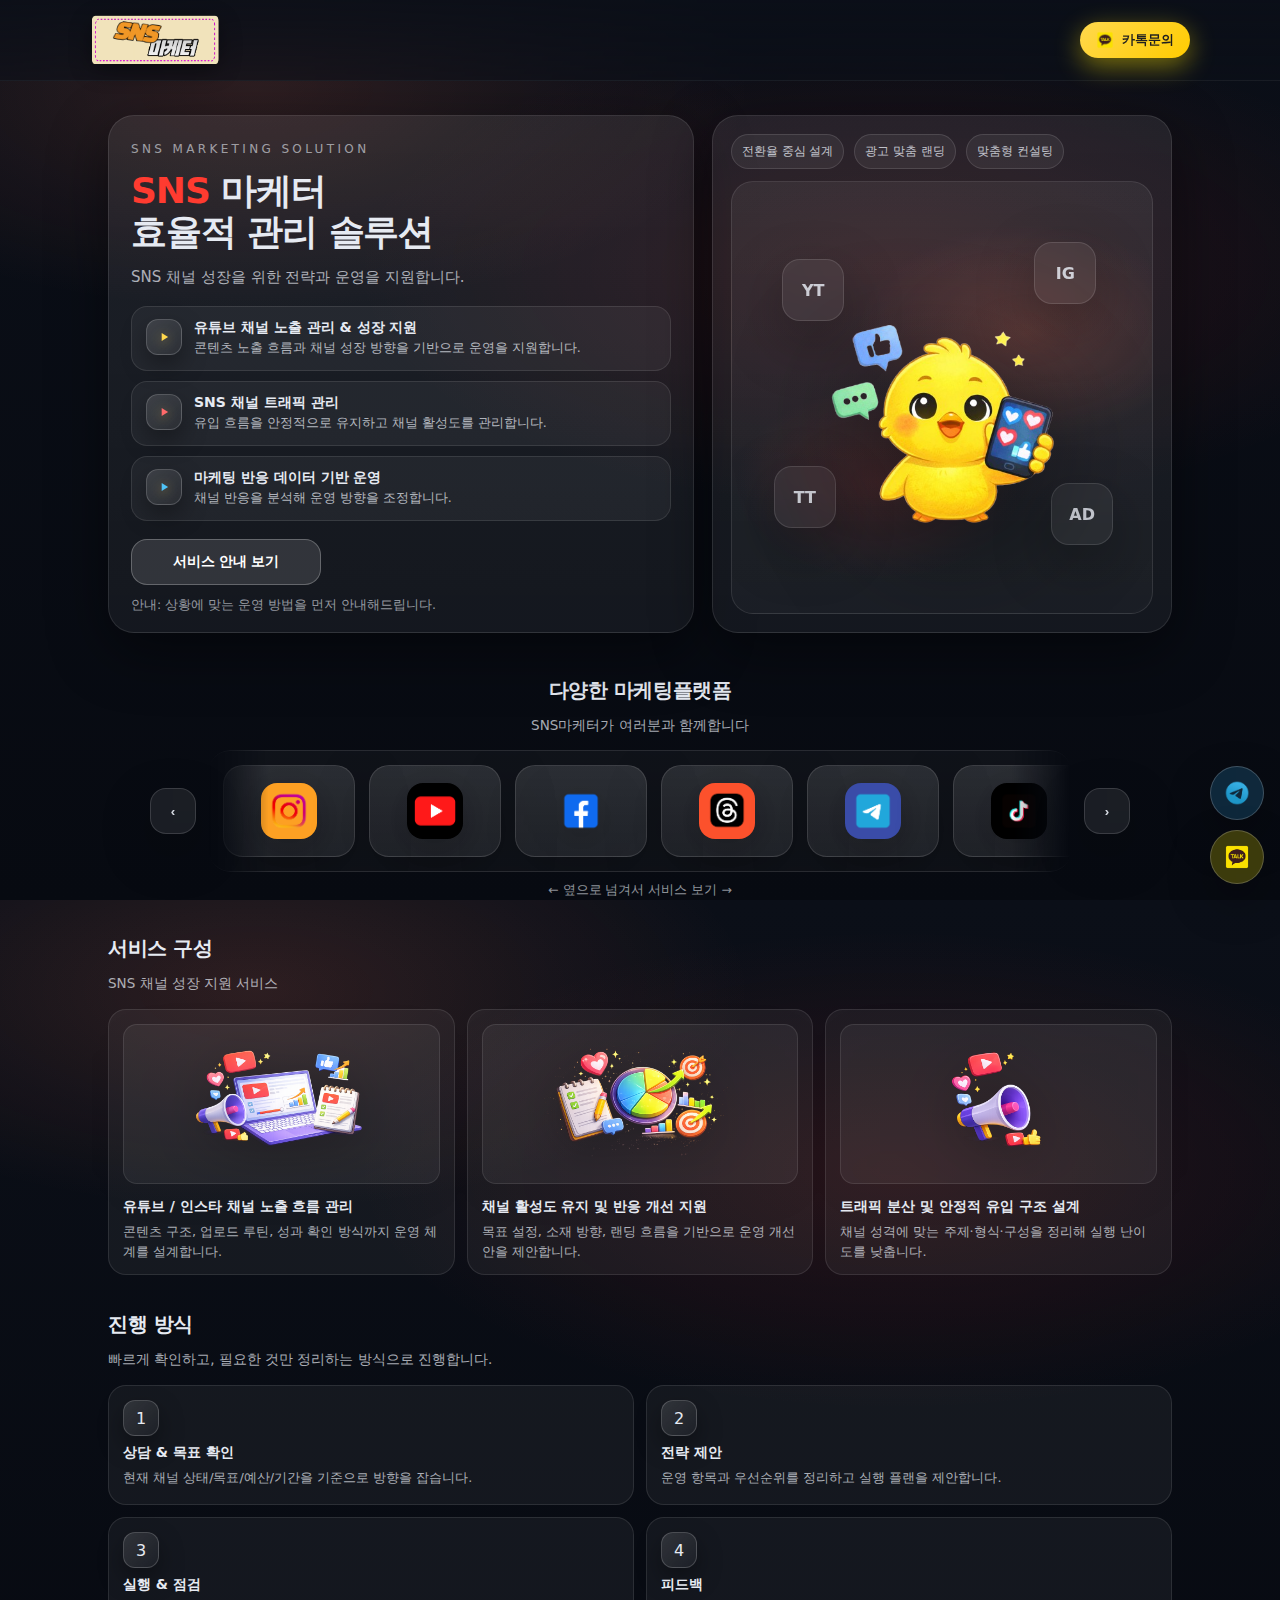
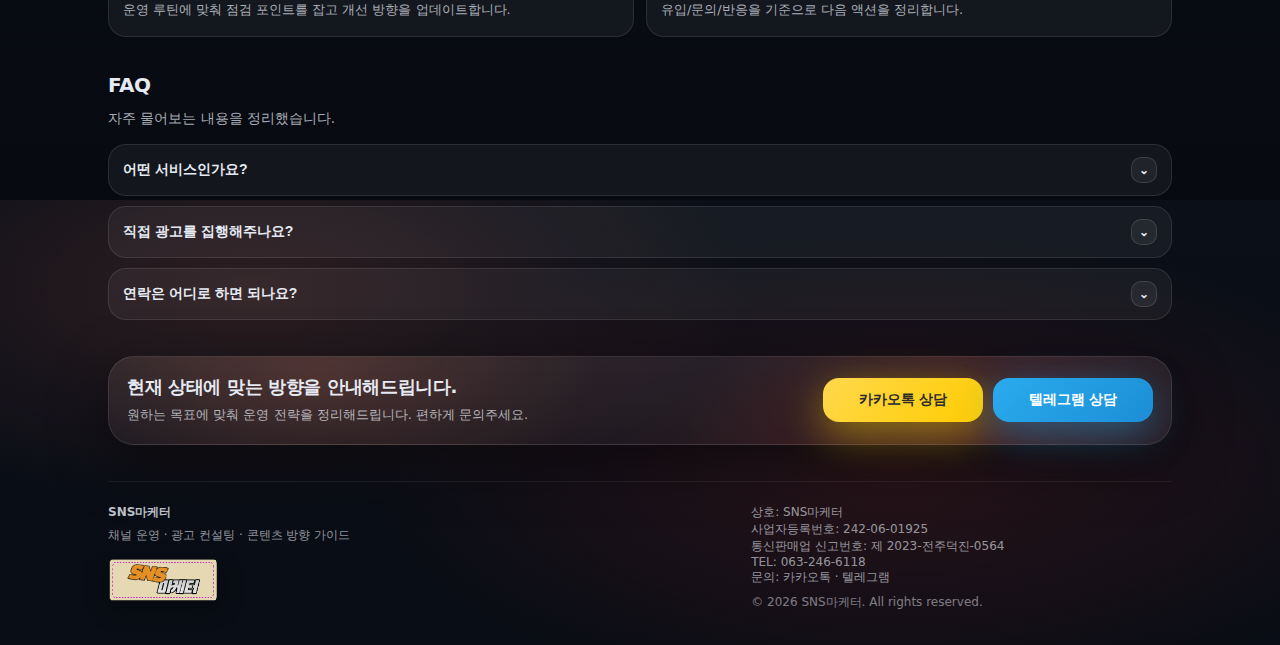
<file: index.html>
<!doctype html>
<html lang="ko">
<head>
  <meta charset="UTF-8">
  <meta name="viewport" content="width=device-width, initial-scale=1.0">

  <title>SNS 마케팅 전문 | 유튜브·인스타·틱톡 성장 관리 - SNS마케터</title>

  <!-- Google Search Console 소유권 확인 -->
  <meta name="google-site-verification" content="jgb4MvGzZ1l56nyDlc-DtT5xlkb5rRiIRWochkDO21E" />
  <!-- Naver Search Advisor 소유권 확인 -->
  <meta name="naver-site-verification" content="685a51529eba75534d9a5e3a99fbc9723dad6cfa" />

  <!-- 기본 SEO -->
  <meta name="description" content="유튜브 조회수, 인스타그램 성장, SNS 채널 활성화와 광고 운영을 체계적으로 지원하는 SNS 마케팅 전문 서비스입니다.">
  <meta name="keywords" content="SNS마케팅, 유튜브마케팅, 인스타마케팅, 틱톡마케팅, SNS채널운영, 트래픽관리, 채널성장, 마케팅컨설팅">
  <meta name="author" content="SNS마케터">
  <meta name="robots" content="index, follow">

  <!-- Canonical -->
  <link rel="canonical" href="https://marketingcenter.kr/">

  <!-- Favicon -->
  <link rel="icon" href="/favicon.ico">
  <link rel="icon" type="image/png" sizes="16x16" href="/favicon-16.png">
  <link rel="icon" type="image/png" sizes="32x32" href="/favicon-32.png">
  <link rel="apple-touch-icon" href="/apple-touch-icon.png">

  <!-- Open Graph (카카오/네이버/페북 공유) -->
  <meta property="og:type" content="website">
  <meta property="og:site_name" content="SNS마케터">
  <meta property="og:title" content="SNS마케터 | SNS 채널 성장 마케팅 솔루션">
  <meta property="og:description" content="SNS 채널 운영 목적에 맞춘 전략 수립과 광고 운영을 체계적으로 지원합니다.">
  <meta property="og:url" content="https://marketingcenter.kr/">
  <meta property="og:image" content="https://marketingcenter.kr/img/og-image.png">

  <!-- Twitter 카드 -->
  <meta name="twitter:card" content="summary_large_image">
  <meta name="twitter:title" content="SNS마케터 | SNS 채널 성장 마케팅 솔루션">
  <meta name="twitter:description" content="채널 성장, 트래픽 분산, 안정적 유입 구조 설계">
  <meta name="twitter:image" content="https://marketingcenter.kr/img/og-image2.png">

  <!-- CSS -->
  <link rel="stylesheet" href="style.css">
  
  <!-- Google tag (gtag.js) -->
  <script async src="https://www.googletagmanager.com/gtag/js?id=AW-17872099808"></script>
  <script>
    window.dataLayer = window.dataLayer || [];
    function gtag(){dataLayer.push(arguments);}
    gtag('js', new Date());

    gtag('config', 'AW-17872099808');
  </script>
  <!-- 문의 버튼 전환 함수 -->
  <script>
    function gtag_report_conversion(url, openNewTab=true) {
      var callback = function () {
        if (typeof(url) !== 'undefined') {
          if (openNewTab) window.open(url, '_blank', 'noopener');
          else window.location.href = url;
        }
      };

      gtag('event', 'conversion', {
        'send_to': 'AW-17872099808/aahCCOvJq-IbEOCzispC',
        'value': 1.0,
        'currency': 'KRW',
        'event_callback': callback
      });

      // 혹시 콜백이 늦을 때 대비 (안전장치)
      setTimeout(callback, 800);

      return false;
    }
  </script>
</head>

<body>
  <!-- TOP (로고 + 1:1문의) -->
  <header class="topbar" id="top">
    <div class="wrap topbar-inner">
      <a class="brand" href="#top" aria-label="SNS마케터 홈">
      <div class="logo">
        <img src="./img/logo.png" alt="SNS마케터 로고" />
      </div>
      </a>

      <!-- TODO: 카카오 1:1 채팅 링크로 교체 -->
      <a class="kakao-top-btn" 
        href="https://pf.kakao.com/_IseLb" 
        onclick="return gtag_report_conversion(this.href, true);"
        target="_blank" 
        rel="noopener">
        <img src="./img/kakaofooter-icon.png" alt="카카오톡" />
        카톡문의
      </a>
    </div>
  </header>

  <main>
    <div class="wrap">
      <!-- HERO -->
      <section class="hero">
        <div class="hero-grid">
          <!-- LEFT -->
          <div class="card hero-left">
            <div class="kicker">SNS MARKETING SOLUTION</div>

            <h1><span class="hl-accent">SNS</span> 마케터<br/>효율적 관리 솔루션</h1>

            <p class="sub">
              SNS 채널 성장을 위한 전략과 운영을 지원합니다.
            </p>

            <div class="bullets">
              <div class="bullet">
                <div class="ico play">
                  <svg viewBox="0 0 24 24">
                    <polygon points="8,5 19,12 8,19"></polygon>
                  </svg>
                </div>
                <div>
                  <b>유튜브 채널 노출 관리 & 성장 지원</b>
                  <span>콘텐츠 노출 흐름과 채널 성장 방향을 기반으로 운영을 지원합니다.</span>
                </div>
              </div>
              <div class="bullet">
                <div class="ico play">
                  <svg viewBox="0 0 24 24">
                    <polygon points="8,5 19,12 8,19"></polygon>
                  </svg>
                </div>
                <div>
                  <b>SNS 채널 트래픽 관리  </b>
                  <span>유입 흐름을 안정적으로 유지하고 채널 활성도를 관리합니다.</span>
                </div>
              </div>
              <div class="bullet">
                <div class="ico play">
                  <svg viewBox="0 0 24 24">
                    <polygon points="8,5 19,12 8,19"></polygon>
                  </svg>
                </div>
                <div>
                  <b>마케팅 반응 데이터 기반 운영  </b>
                  <span>채널 반응을 분석해 운영 방향을 조정합니다.</span>
                </div>
              </div>
            </div>

            <div class="hero-actions">
              <!-- TODO: 카카오 1:1 채팅 링크로 교체 -->

              <button class="btn ghost" type="button" data-scroll="#services">
                서비스 안내 보기
              </button>
            </div>

            <div class="note">
              안내: 상황에 맞는 운영 방법을 먼저 안내해드립니다.
            </div>
          </div>

          <!-- RIGHT -->
          <div class="card hero-right">
            <div class="badge-row">
              <div class="pill">전환율 중심 설계</div>
              <div class="pill">광고 맞춤 랜딩</div>
              <div class="pill">맞춤형 컨설팅</div>
            </div>

          <div class="visual" aria-label="브랜드 비주얼">
            <div class="floating">YT</div>
            <div class="floating">IG</div>
            <div class="floating">TT</div>
            <div class="floating">AD</div>

            <img class="hero-illust" src="./img/heroImg.png" alt="SNS마케터 캐릭터" />
          </div>
          </div>
        </div>
      </section>

    <!-- PLATFORMS (마케팅 플랫폼 슬라이더) -->
    <section id="platforms" class="platforms">
    <h2 class="section-title">다양한 마케팅플랫폼</h2>
    <p class="section-sub">SNS마케터가 여러분과 함께합니다</p>

    <div class="platforms-wrap">
        <button class="pl-nav pl-prev" type="button" aria-label="이전" data-pl-prev>‹</button>
          <div class="pl-track" data-pl-track>
            <a class="pl-item" href="#services" aria-label="Instagram">
              <img src="./img/instagram02.png" alt="Instagram" />
            </a>

            <a class="pl-item" href="#services" aria-label="YouTube">
              <img src="./img/youtube02.png" alt="YouTube" />
            </a>

            <a class="pl-item" href="#services" aria-label="Facebook">
              <img src="./img/facebook02.png" alt="Facebook" />
            </a>

            <a class="pl-item" href="#services" aria-label="Threads">
              <img src="./img/threads02.png" alt="Threads" />
            </a>

            <a class="pl-item" href="#contact" aria-label="Telegram">
              <img src="./img/telegram02.png" alt="Telegram" />
            </a>
            <a class="pl-item" href="#services" aria-label="TikTok">
                <img src="./img/tiktok02.png" alt="TikTok" />
            </a>

            <a class="pl-item" href="#services" aria-label="Twitter">
                <img src="./img/twitter02.png" alt="Twitter" />
            </a>

            <a class="pl-item" href="#services" aria-label="SoundCloud">
                <img src="./img/soundcloud02.png" alt="SoundCloud" />
            </a>

            <a class="pl-item" href="#services" aria-label="Twitch">
                <img src="./img/twich02.png" alt="Twitch" />
            </a>

            <a class="pl-item" href="#services" aria-label="Discord">
                <img src="./img/discord02.png" alt="Discord" />
            </a>

            <a class="pl-item" href="#services" aria-label="Spotify">
                <img src="./img/spotify02.png" alt="Spotify" />
            </a>

            <a class="pl-item" href="#services" aria-label="Naver">
                <img src="./img/naver02.png" alt="Naver" />
            </a>

            <a class="pl-item" href="#services" aria-label="Web">
                <img src="./img/web02.png" alt="Web" />
            </a>
          </div>
        <button class="pl-nav pl-next" type="button" aria-label="다음" data-pl-next>›</button>
    </div>

    <div class="pl-hint">← 옆으로 넘겨서 서비스 보기 →</div>
    </section>


      <!-- SERVICES -->
      <section id="services">
        <h2 class="section-title">서비스 구성</h2>
        <p class="section-sub">
          SNS 채널 성장 지원 서비스
        </p>

        <div class="grid3">
          <div class="mini">
            <img src="img/feature1.png" alt="채널 노출 흐름 관리">
            <b>유튜브 / 인스타 채널 노출 흐름 관리</b>
            <p>콘텐츠 구조, 업로드 루틴, 성과 확인 방식까지 운영 체계를 설계합니다.</p>
          </div>
          <div class="mini">
            <img src="img/feature2.png" alt="채널 활성도 유지">
            <b>채널 활성도 유지 및 반응 개선 지원  </b>
            <p>목표 설정, 소재 방향, 랜딩 흐름을 기반으로 운영 개선안을 제안합니다.</p>
          </div>
          <div class="mini">
            <img src="img/feature3.png" alt="트래픽 분산 구조 설계">
            <b>트래픽 분산 및 안정적 유입 구조 설계 </b>
            <p>채널 성격에 맞는 주제·형식·구성을 정리해 실행 난이도를 낮춥니다.</p>
          </div>
        </div>
      </section>

      <!-- PROCESS -->
      <section id="process">
        <h2 class="section-title">진행 방식</h2>
        <p class="section-sub">
          빠르게 확인하고, 필요한 것만 정리하는 방식으로 진행합니다.
        </p>

        <div class="split">
          <div class="mini">
            <div class="ico">1</div>
            <b>상담 & 목표 확인</b>
            <p>현재 채널 상태/목표/예산/기간을 기준으로 방향을 잡습니다.</p>
          </div>
          <div class="mini">
            <div class="ico">2</div>
            <b>전략 제안</b>
            <p>운영 항목과 우선순위를 정리하고 실행 플랜을 제안합니다.</p>
          </div>
          <div class="mini">
            <div class="ico">3</div>
            <b>실행 & 점검</b>
            <p>운영 루틴에 맞춰 점검 포인트를 잡고 개선 방향을 업데이트합니다.</p>
          </div>
          <div class="mini">
            <div class="ico">4</div>
            <b>피드백</b>
            <p>유입/문의/반응을 기준으로 다음 액션을 정리합니다.</p>
          </div>
        </div>
      </section>

      <!-- FAQ -->
      <section id="faq">
        <h2 class="section-title">FAQ</h2>
        <p class="section-sub">자주 물어보는 내용을 정리했습니다.</p>

        <div class="faq">
          <div class="qa">
            <button type="button" class="qa-btn">
              <span>어떤 서비스인가요?</span>
              <span class="chev">⌄</span>
            </button>
            <div class="ans">
              SNS 채널 운영 목적에 맞춰 노출 흐름, 유입 구조, 채널 활성도를 관리하는 마케팅 지원 서비스입니다.
              유튜브, 인스타그램 등 다양한 플랫폼에 맞춰 운영 방향을 설계합니다.
            </div>
          </div>

          <div class="qa">
            <button type="button" class="qa-btn">
              <span>직접 광고를 집행해주나요?</span>
              <span class="chev">⌄</span>
            </button>
            <div class="ans">
              상황에 따라 광고, 노출 구조 설계, 채널 운영 지원을 병행합니다.
            </div>
          </div>

          <div class="qa">
            <button type="button" class="qa-btn">
              <span>연락은 어디로 하면 되나요?</span>
              <span class="chev">⌄</span>
            </button>
            <div class="ans">
              상단 “1:1 문의” 버튼 또는 하단 상담 버튼을 통해 문의해주세요
            </div>
          </div>
        </div>
      </section>

      <!-- CTA -->
      <section id="contact">
        <div class="cta">
          <div>
            <h3>현재 상태에 맞는 방향을 안내해드립니다.</h3>
            <p>원하는 목표에 맞춰 운영 전략을 정리해드립니다. 편하게 문의주세요.</p>
          </div>
          <div class="cta-actions">
            <!-- TODO: 카카오 1:1 링크 -->
            <a class="btn primary" href="https://pf.kakao.com/_IseLb" onclick="return gtag_report_conversion(this.href, true);" target="_blank" rel="noopener">카카오톡 상담</a>
            <!-- TODO: 텔레그램 링크 (필요 없으면 삭제) -->
            <a class="btn telegram-btn" 
              href="https://t.me/SNSmarketer" 
              onclick="return gtag_report_conversion(this.href, true);"
              target="_blank" 
              rel="noopener">
              텔레그램 상담
            </a>
          </div>
        </div>
      </section>

      <footer>
        <div class="footgrid">
          <div>
            <b class="foot-brand">SNS마케터</b>
            <div class="foot-desc">채널 운영 · 광고 컨설팅 · 콘텐츠 방향 가이드</div>

            <div class="footer-logo">
              <img src="./img/logo.png" alt="SNS마케터 로고">
            </div>
          </div>

          <div class="foot-info">
            <div>상호: SNS마케터</div>
            <div>사업자등록번호: 242-06-01925</div>
            <div>통신판매업 신고번호: 제 2023-전주덕진-0564</div>
            <div>TEL: 063-246-6118</div>
            <div>문의: 카카오톡 · 텔레그램</div>
            <div class="copy">© <span id="y"></span> SNS마케터. All rights reserved.</div>
          </div>
        </div>
      </footer>

      <!-- Floating Contact Buttons -->
        <div class="float-contact" aria-label="빠른 문의">
        <!-- 텔레그램 -->
        <a class="fc-btn fc-tg" 
          href="https://t.me/SNSmarketer" 
          onclick="return gtag_report_conversion(this.href, true);"
          target="_blank" 
          rel="noopener">
          <img src="./img/telegramfooter-icon.png" alt="텔레그램 문의">
        </a>


        <!-- 카카오 -->
        <a class="fc-btn fc-kakao" 
          href="https://pf.kakao.com/_IseLb" 
          onclick="return gtag_report_conversion(this.href, true);"
          target="_blank" 
          rel="noopener">
          <img src="./img/kakaofooter-icon.png" alt="카카오톡 문의">
        </a>
        </div>

      
    </div>
  </main>

  <script src="./main.js"></script>
</body>
</html>
</file>
<file: style.css>
:root{
  --bg:#0b0f18;
  --panel:rgba(255,255,255,.06);
  --panel2:rgba(255,255,255,.10);
  --text:#e6eaf2;
  --muted:rgba(230,234,242,.72);
  --line:rgba(255,255,255,.12);
  --accent1:#ff3b30;
  --accent2:#ff7a59;
  --shadow: 0 18px 60px rgba(0,0,0,.45);
  --radius:18px;
  --radius2:26px;
  --max:1100px;
}

*{box-sizing:border-box}
html,body{height:100%}
body{
  margin:0;
  font-family: system-ui, -apple-system, Segoe UI, Roboto, Apple SD Gothic Neo, Noto Sans KR, sans-serif;
  color:var(--text);
  background:
    radial-gradient(900px 400px at 20% 10%, rgba(255,122,89,.14), transparent 55%),
    radial-gradient(900px 400px at 70% 30%, rgba(255,59,48,.12), transparent 60%),
    linear-gradient(180deg, #0b0f18 0%, #070a11 100%);
  overflow-x:hidden;
}

a{color:inherit; text-decoration:none}
.wrap{max-width:var(--max); margin:0 auto; padding:0 18px}

/* Topbar (로고 + 1:1 문의 버튼만) */
.topbar{
  position:sticky; top:0; z-index:50;
  backdrop-filter: blur(10px);
  background: linear-gradient(180deg, rgba(11,15,24,.88), rgba(11,15,24,.58));
  border-bottom:1px solid rgba(255,255,255,.06);
}
.topbar-inner{
  display:flex; align-items:center; justify-content:space-between;
  padding:14px 0;
}
.brand{
  display:flex; align-items:center; gap:10px;
  min-width: 160px;
}
.logo{
  width:auto;
  height:auto;
  background:none !important;
  box-shadow:none !important;
  border:none !important;
  border-radius:0 !important;
  padding:0 !important;
}
.brand-text{line-height:1.05}
.brand-text b{display:block; font-size:14px}
.brand-text span{display:block; font-size:12px; color:var(--muted)}

.btn{
  display:inline-flex; align-items:center; justify-content:center;
  gap:10px;
  padding:13px 16px;
  border-radius: 16px;
  border:1px solid rgba(255,255,255,.12);
  font-weight:800;
  font-size:14px;
  cursor:pointer;
  transition: transform .08s ease, background .2s ease, border-color .2s ease;
  user-select:none;
}
.btn:active{transform:scale(.99)}
.btn.primary{
  border:0;
  background: linear-gradient(135deg, #FFD84D, #FFCC00);
  color:#2b2b2b;
  font-weight:900;
  box-shadow: 0 12px 40px rgba(255, 229, 0, .45);
}
/* 서비스 안내 보기 버튼 */
.btn.ghost{
  background: rgba(255,255,255,.12);
  color:#ffffff;
  border:1px solid rgba(255,255,255,.25);
}
.btn.ghost:hover{
  background: rgba(255,255,255,.20);
}

.top-cta{
  padding:11px 14px;
  border-radius:14px;
  background: rgba(255,255,255,.06);
}

/* Hero */
.hero{padding:34px 0 22px}
.hero-grid{
  display:grid;
  grid-template-columns: 1.12fr .88fr;
  gap:18px;
  align-items:stretch;
}
.card{
  background: linear-gradient(180deg, rgba(255,255,255,.08), rgba(255,255,255,.05));
  border:1px solid rgba(255,255,255,.10);
  border-radius: var(--radius2);
  box-shadow: var(--shadow);
  overflow:hidden;
  position:relative;
}
.hero-left{padding:26px 22px 18px}
.kicker{
  font-size:12px;
  letter-spacing:.28em;
  color:rgba(230,234,242,.62);
  text-transform:uppercase;
}
h1{
  margin:14px 0 12px;
  font-size:36px;
  line-height:1.15;
  letter-spacing:-.03em;
}
.hl-accent{color: var(--accent1); font-weight:900}
.sub{
  color:var(--muted);
  font-size:15px;
  line-height:1.7;
  margin: 0 0 16px;
  max-width: 54ch;
}
.bullets{margin:16px 0 18px; display:grid; gap:10px}
.bullet{
  display:flex; gap:12px; align-items:flex-start;
  padding:12px 14px;
  border-radius:16px;
  background: rgba(255,255,255,.05);
  border:1px solid rgba(255,255,255,.10);
}
.ico{
  width:36px;
  height:36px;
  border-radius:12px;
  background: linear-gradient(135deg, rgba(255,255,255,.12), rgba(255,255,255,.04));
  border:1px solid rgba(255,255,255,.18);
  display:grid;
  place-items:center;
  flex:0 0 auto;
  box-shadow: 0 10px 25px rgba(0,0,0,.35);
}

.ico svg{
  width:14px;
  height:14px;
  fill:#FFD84D;   /* 카카오 톤 맞춤 */
  filter: drop-shadow(0 2px 6px rgba(255,216,77,.6));
}
.ico img {
  width: 100%;
  height: 100%;
  object-fit: contain;
}
.bullet:nth-child(1) .ico svg{ fill:#FFD84D; } /* 유튜브 */
.bullet:nth-child(2) .ico svg{ fill:#FF6A6A; } /* 인스타 */
.bullet:nth-child(3) .ico svg{ fill:#4FC3F7; } /* 블로그 */

.bullet b{display:block; font-size:14px; margin-bottom:2px}
.bullet span{display:block; font-size:12.5px; color:rgba(230,234,242,.74); line-height:1.5}

.hero-actions{
  display:flex; gap:10px; flex-wrap:wrap;
  margin-top:18px;
}
.hero-actions .btn{min-width:190px}
.note{
  margin-top:12px;
  font-size:12.5px;
  color:rgba(230,234,242,.62);
}

/* Right visual */
.hero-right{padding:18px; display:flex; flex-direction:column; gap:12px}
.badge-row{display:flex; gap:10px; flex-wrap:wrap}
.pill{
  font-size:12px;
  padding:8px 10px;
  border-radius:999px;
  border:1px solid rgba(255,255,255,.12);
  background: rgba(255,255,255,.06);
  color:rgba(230,234,242,.80);
}
.visual{
  flex:1;
  border-radius:22px;
  border:1px solid rgba(255,255,255,.10);
  background:
    radial-gradient(280px 180px at 70% 35%, rgba(255,122,89,.18), transparent 60%),
    radial-gradient(240px 160px at 35% 70%, rgba(255,59,48,.14), transparent 60%),
    linear-gradient(180deg, rgba(255,255,255,.06), rgba(255,255,255,.03));
  position:relative;
  overflow:hidden;
  min-height:320px;
}
.mascot{
  position:absolute;
  left:50%; top:55%;
  transform: translate(-50%,-50%);
  width:min(260px, 78%);
  aspect-ratio: 1/1;
  border-radius:999px;
  background:
    radial-gradient(circle at 35% 30%, rgba(255,255,255,.35), transparent 35%),
    linear-gradient(135deg, #ffd34d, #ffb703);
  box-shadow: 0 30px 90px rgba(0,0,0,.35);
  border:10px solid rgba(255,255,255,.08);
}
.mascot:before{
  content:"";
  position:absolute; inset:18%;
  border-radius:999px;
  background:
    radial-gradient(circle at 35% 35%, rgba(0,0,0,.22), transparent 55%),
    radial-gradient(circle at 65% 35%, rgba(0,0,0,.22), transparent 55%),
    radial-gradient(circle at 50% 70%, rgba(255,59,48,.55), rgba(255,59,48,.0) 55%);
  opacity:.55;
}

.floating{
  position:absolute;
  width:62px; height:62px;
  border-radius:18px;
  border:1px solid rgba(255,255,255,.12);
  background: rgba(255,255,255,.06);
  display:grid; place-items:center;
  font-weight:900;
  color: rgba(230,234,242,.85);
  box-shadow: 0 20px 60px rgba(0,0,0,.28);
  backdrop-filter: blur(10px);
  animation: floaty 6s ease-in-out infinite;
}
.visual .floating:nth-child(1){left:12%; top:18%; animation-delay:-1.2s}
.visual .floating:nth-child(2){left:72%; top:14%; animation-delay:-2.4s}
.visual .floating:nth-child(3){left:10%; top:66%; animation-delay:-3.3s}
.visual .floating:nth-child(4){left:76%; top:70%; animation-delay:-4.1s}
@keyframes floaty{
  0%,100%{transform: translateY(0)}
  50%{transform: translateY(-10px)}
}

/* Sections */

/* Platforms slider (refined glass style) */
.platforms{
  padding: 22px 0 18px;
}

.platforms-wrap{
  margin-top: 14px;
  display: grid;
  grid-template-columns: 46px 1fr 46px;
  gap: 12px;
  align-items: center;
  position: relative;
}

.pl-nav{
  width: 46px;
  height: 46px;
  border-radius: 16px;
  border: 1px solid rgba(255,255,255,.14);
  background: rgba(255,255,255,.08);
  color: rgba(230,234,242,.92);
  font-weight: 900;
  cursor: pointer;
  display: grid;
  place-items: center;
  box-shadow: 0 18px 50px rgba(0,0,0,.25);
  backdrop-filter: blur(10px);
  transition: transform .08s ease, background .2s ease;
}
.pl-nav:hover{ background: rgba(255,255,255,.11); }
.pl-nav:active{ transform: scale(.99); }

/* 트랙: 글래스 + 가장자리 페이드 */
.pl-track{
  display: flex;
  gap: 14px;
  overflow: hidden;
  scroll-behavior: smooth;

  padding: 14px;
  border-radius: 22px;
  border: 1px solid rgba(255,255,255,.10);
  background: rgba(255,255,255,.04);
  box-shadow: 0 20px 70px rgba(0,0,0,.25);

  /* 좌우 페이드 (캡처처럼 다음 카드 살짝 보이게) */
  -webkit-mask-image: linear-gradient(90deg,
    transparent 0%,
    #000 7%,
    #000 93%,
    transparent 100%
  );
  mask-image: linear-gradient(90deg,
    transparent 0%,
    #000 7%,
    #000 93%,
    transparent 100%
  );
}

/* 카드: 흰 배경 없애고 "유리 카드"로 */
.pl-item{
  flex: 0 0 auto;
  width: 132px;
  height: 92px;
  border-radius: 20px;

  background: linear-gradient(180deg, rgba(255,255,255,.08), rgba(255,255,255,.04));
  border: 1px solid rgba(255,255,255,.12);
  box-shadow: 0 18px 56px rgba(0,0,0,.25);
  backdrop-filter: blur(10px);

  display: grid;
  place-items: center;

  transition: transform .12s ease, border-color .2s ease, background .2s ease;
}
.pl-item:hover{
  transform: translateY(-2px);
  border-color: rgba(255,255,255,.20);
  background: linear-gradient(180deg, rgba(255,255,255,.10), rgba(255,255,255,.05));
}

/* 아이콘: 둥글게 + 드롭쉐도우로 "흰 네모" 느낌 완화 */
.pl-item img{
  width: 56px;
  height: 56px;
  object-fit: contain;
  border-radius: 16px; /* 이미지 자체 네모 모서리 완화 */
  filter: drop-shadow(0 14px 24px rgba(0,0,0,.35));
}

.pl-hint{
  margin-top: 10px;
  font-size: 12.5px;
  color: rgba(230,234,242,.62);
  text-align: center;
}


/* Floating contact buttons (bottom-right) */
.float-contact{
  position: fixed;
  right: 16px;
  bottom: 16px;
  z-index: 999;
  display: grid;
  gap: 10px;
}

.fc-btn{
  width: 54px;
  height: 54px;
  border-radius: 999px;
  display: grid;
  place-items: center;
  border: 1px solid rgba(255,255,255,.20);
  background: rgba(255,255,255,.10);
  backdrop-filter: blur(10px);
  box-shadow: 0 18px 46px rgba(0,0,0,.28);
  transition: transform .12s ease;
}
.fc-btn:hover{transform: translateY(-2px);}

.fc-btn img{
  width: 26px;
  height: 26px;
  object-fit: contain;
}

.fc-tg{ background: rgba(46, 159, 224, .20); }
.fc-kakao{ background: rgba(255, 235, 0, .22); }


section{padding:18px 0}
.section-title{
  font-size:20px;
  margin:0 0 10px;
  letter-spacing:-.02em;
}
.section-sub{
  margin:0 0 14px;
  color:var(--muted);
  font-size:13.5px;
  line-height:1.7;
  max-width:70ch;
}

.grid3{
  display:grid;
  grid-template-columns: repeat(3, 1fr);
  gap:12px;
}
.split{
  display:grid;
  grid-template-columns: 1fr 1fr;
  gap:12px;
}
.mini{
  padding:14px 14px 12px;
  border-radius: var(--radius);
  background: rgba(255,255,255,.05);
  border:1px solid rgba(255,255,255,.10);
  min-height:120px;
}
.mini b{display:block; font-size:14px; margin:8px 0 6px}
.mini p{margin:0; color:rgba(230,234,242,.72); font-size:12.8px; line-height:1.55}

/* FAQ */
.faq{display:grid; gap:10px}
.qa{
  border-radius: var(--radius);
  background: rgba(255,255,255,.05);
  border:1px solid rgba(255,255,255,.10);
  padding:12px 14px;
}
.qa-btn{
  width:100%;
  background:transparent; border:0;
  color:var(--text);
  font-weight:800;
  font-size:14px;
  display:flex; align-items:center; justify-content:space-between;
  padding:0;
  cursor:pointer;
  text-align:left;
}
.ans{
  margin-top:10px;
  color:rgba(230,234,242,.74);
  font-size:13px;
  line-height:1.65;
  display:none;
}
.qa.open .ans{display:block}
.chev{
  width:26px; height:26px;
  border-radius:10px;
  border:1px solid rgba(255,255,255,.12);
  background: rgba(255,255,255,.06);
  display:grid; place-items:center;
  flex:0 0 auto;
  font-size:12px;
}

/* CTA */
.cta{
  padding:18px;
  border-radius: var(--radius2);
  border:1px solid rgba(255,255,255,.10);
  background:
    radial-gradient(420px 220px at 20% 20%, rgba(255,122,89,.16), transparent 65%),
    radial-gradient(420px 220px at 80% 70%, rgba(255,59,48,.14), transparent 65%),
    linear-gradient(180deg, rgba(255,255,255,.07), rgba(255,255,255,.04));
  box-shadow: var(--shadow);
  display:flex;
  align-items:center;
  justify-content:space-between;
  gap:14px;
}
.cta h3{margin:0; font-size:18px; letter-spacing:-.02em}
.cta p{margin:6px 0 0; color:rgba(230,234,242,.72); font-size:13px; line-height:1.6}
.cta-actions{display:flex; gap:10px; flex-wrap:wrap}
.cta-actions .btn{min-width:160px}

/* Footer */
footer{
  padding:22px 0 34px;
  color:rgba(230,234,242,.62);
  font-size:12px;
  border-top:1px solid rgba(255,255,255,.06);
  margin-top:18px;
}
.footgrid{
  display:grid;
  grid-template-columns: 1.2fr .8fr;
  gap:12px;
}
.foot-brand{color:rgba(230,234,242,.82)}
.foot-desc{margin-top:6px}
.legal{
  display:flex; gap:12px; flex-wrap:wrap;
  margin-top:8px;
}
.legal a{
  padding:6px 10px;
  border-radius:999px;
  border:1px solid rgba(255,255,255,.10);
  background: rgba(255,255,255,.04);
}
.foot-info .copy{margin-top:8px; color:rgba(230,234,242,.50)}

/* Mobile */
@media (max-width: 920px){
  .hero-grid{grid-template-columns: 1fr}
  h1{font-size:32px}
  .hero-actions .btn{min-width:160px; flex:1}
  .grid3{grid-template-columns: 1fr}
  .split{grid-template-columns: 1fr}
}

/* Platforms center align */
#platforms .section-title,
#platforms .section-sub{
  text-align:center;
  margin-left:auto;
  margin-right:auto;
}

#platforms .platforms-wrap{
  max-width: 980px;
  margin-left:auto;
  margin-right:auto;
}

#platforms .pl-hint{
  text-align:center;
}

/* Logo image */
.logo{
  display:grid;
  place-items:center;
}

.logo img{
  width:120px;   /* 100~140 사이에서 취향대로 */
  height:auto;
  display:block;
  filter: drop-shadow(0 6px 12px rgba(0,0,0,.45));
  width:130px;
  opacity:0.95;
}

/* Hero image in visual */
.hero-illust{
  position:absolute;
  left:50%;
  top:56%;
  transform: translate(-50%,-50%);
  width: min(320px, 84%);
  height: auto;
  display:block;
  filter: drop-shadow(0 26px 60px rgba(0,0,0,.45));
  pointer-events:none;
  user-select:none;
}

/* 기존 .mascot 쓰면 충돌 나니까, 혹시 남아있으면 숨김 처리 */
.mascot{ display:none !important; }

/* Top Kakao Button */
.kakao-top-btn{
  display:inline-flex;
  align-items:center;
  gap:8px;
  padding:9px 16px;
  border-radius:999px;
  background:linear-gradient(135deg, #FFD84D, #FFCC00);
  color:#1f1f1f;
  font-size:13px;
  font-weight:900;
  box-shadow: 0 8px 26px rgba(255,229,0,.45);
  transition: all .12s ease;
}

.kakao-top-btn img{
  width:18px;
  height:18px;
  display:block;
}

.kakao-top-btn:hover{
  transform: translateY(-1px);
  box-shadow: 0 12px 34px rgba(255,229,0,.6);
}

/* Telegram button style */
.btn.telegram-btn{
  border:0;
  background: linear-gradient(135deg, #2AABEE, #1C8ED6);
  color:#ffffff;
  font-weight:800;
  box-shadow: 0 12px 40px rgba(42,171,238,.45);
}

/* Footer logo branding */
.footer-logo{
  margin-top:14px;
  display:flex;
  justify-content:flex-start; /* center 로 바꾸면 중앙 */
}

.footer-logo img{
  width:110px;
  opacity:.9;
  filter: drop-shadow(0 6px 14px rgba(0,0,0,.45));
}

/* SERVICES 카드 이미지 */
#services .mini img{
  width: 100%;
  height: 160px;              /* 원하는 높이로 조절 */
  object-fit: contain;        /* 로고/일러스트 잘림 방지 */
  background: rgba(255,255,255,0.05);
  border: 1px solid rgba(255,255,255,0.10);
  border-radius: 14px;
  padding: 10px;
  display: block;
  margin-bottom: 14px;
  filter: drop-shadow(0 10px 25px rgba(0,0,0,.35));
}

/* 카드 내부 텍스트 간격 정리(선택) */
#services .mini b{
  display:block;
  margin-top: 2px;
  margin-bottom: 6px;
}

/* 모바일에서 이미지 높이 줄이기(선택) */
@media (max-width: 640px){
  #services .mini img{ height: 130px; }
}
</file>
